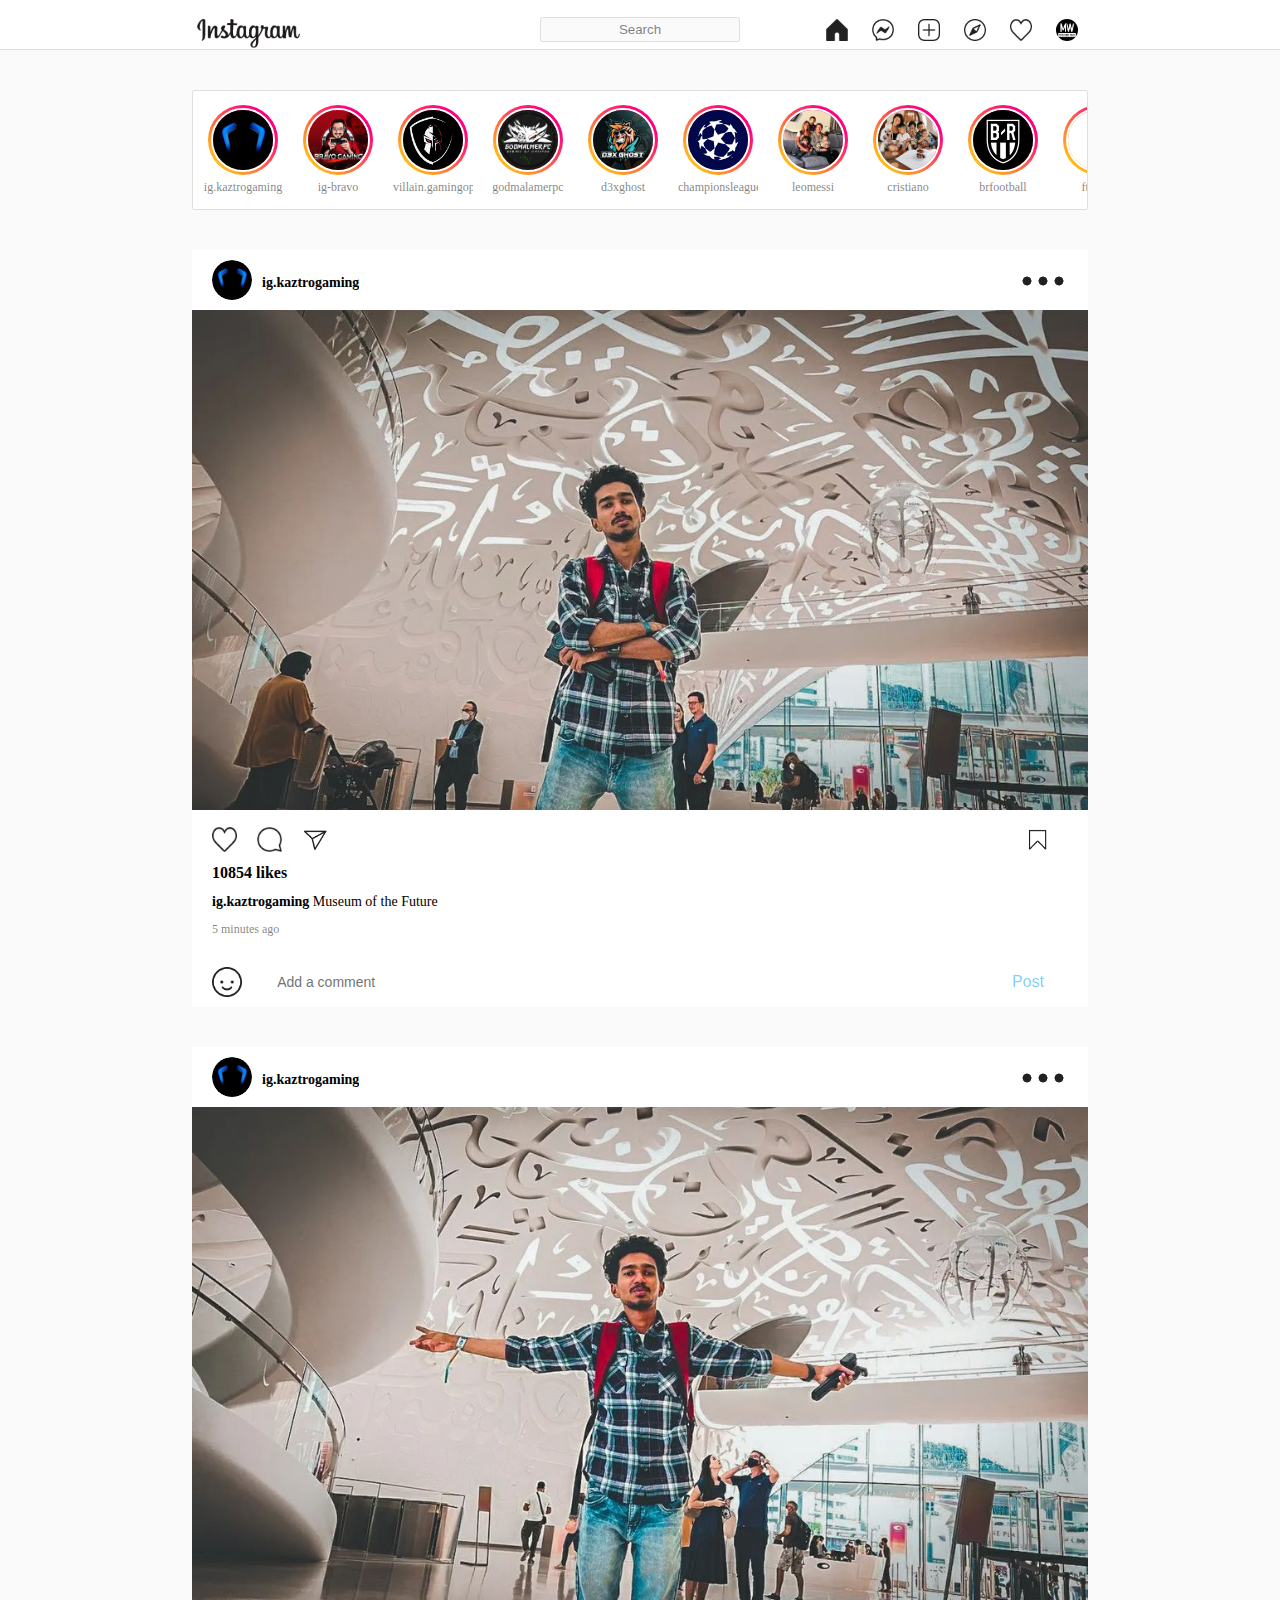
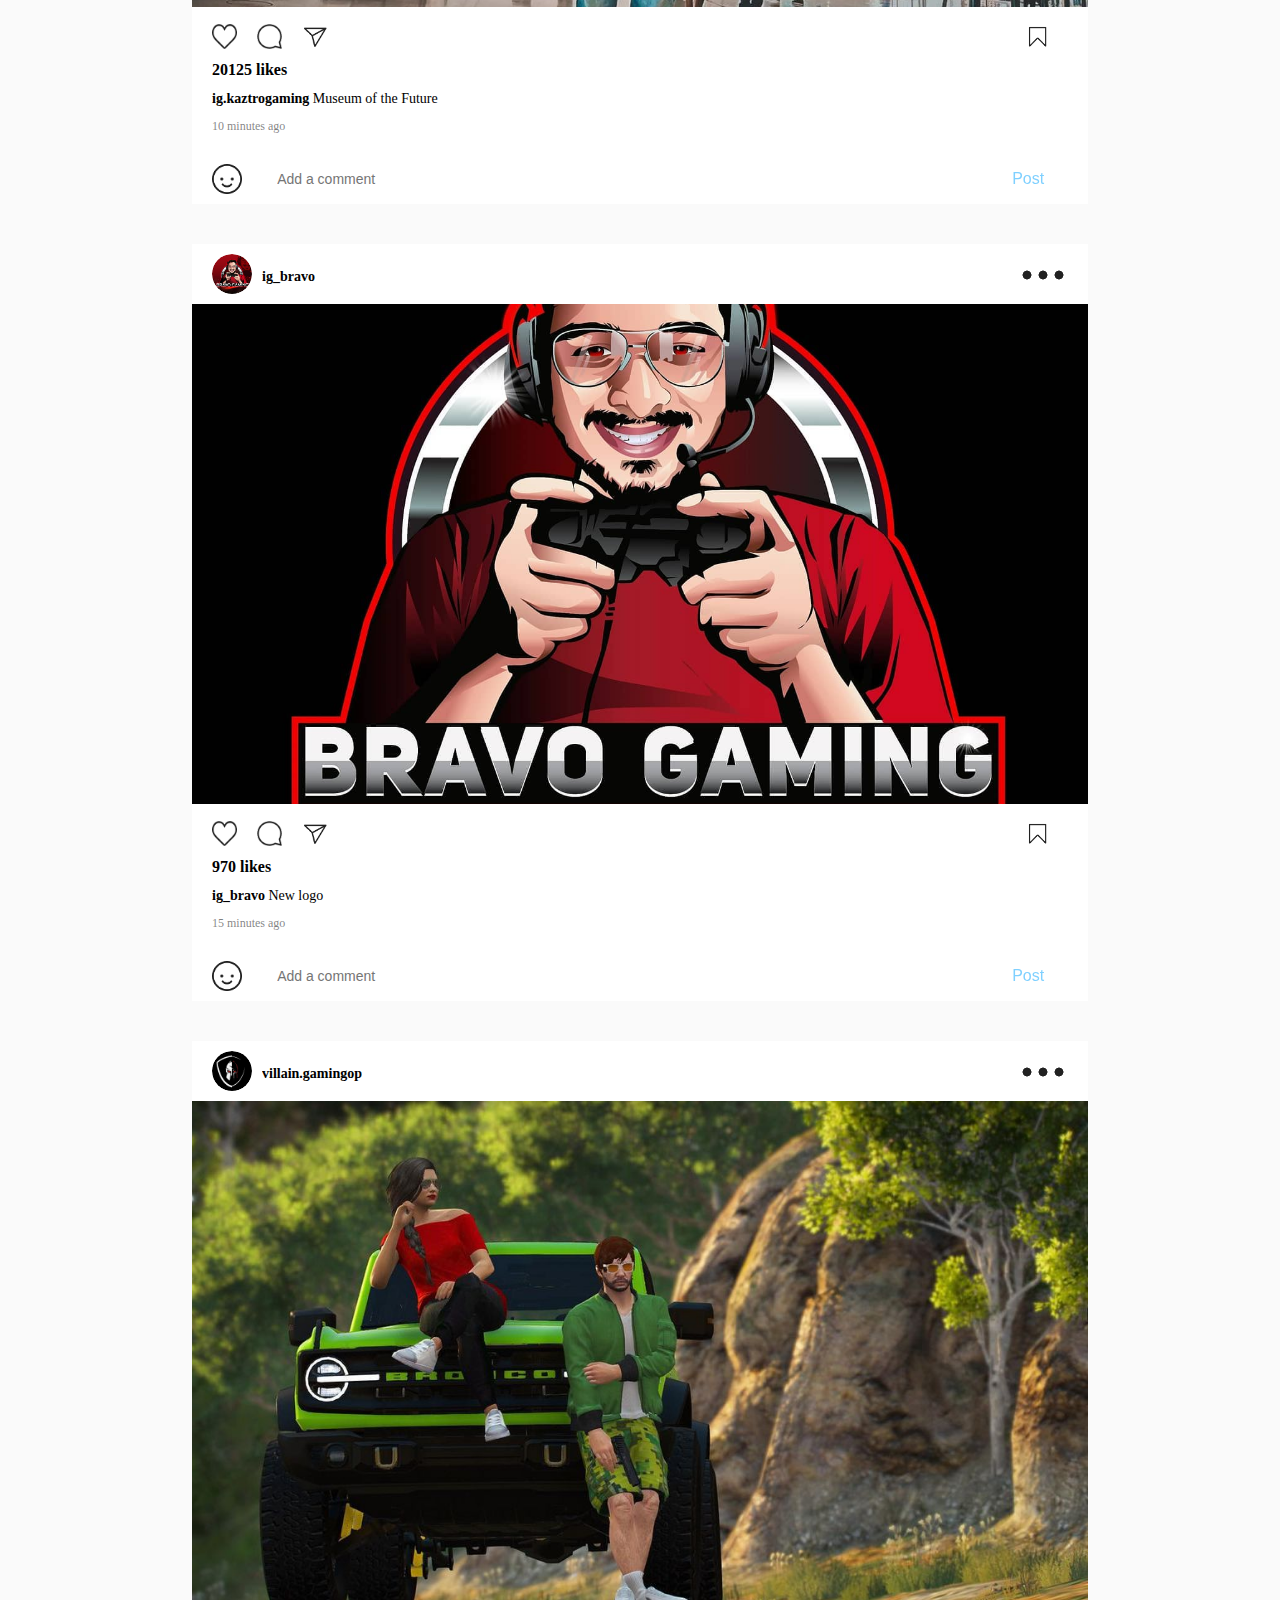
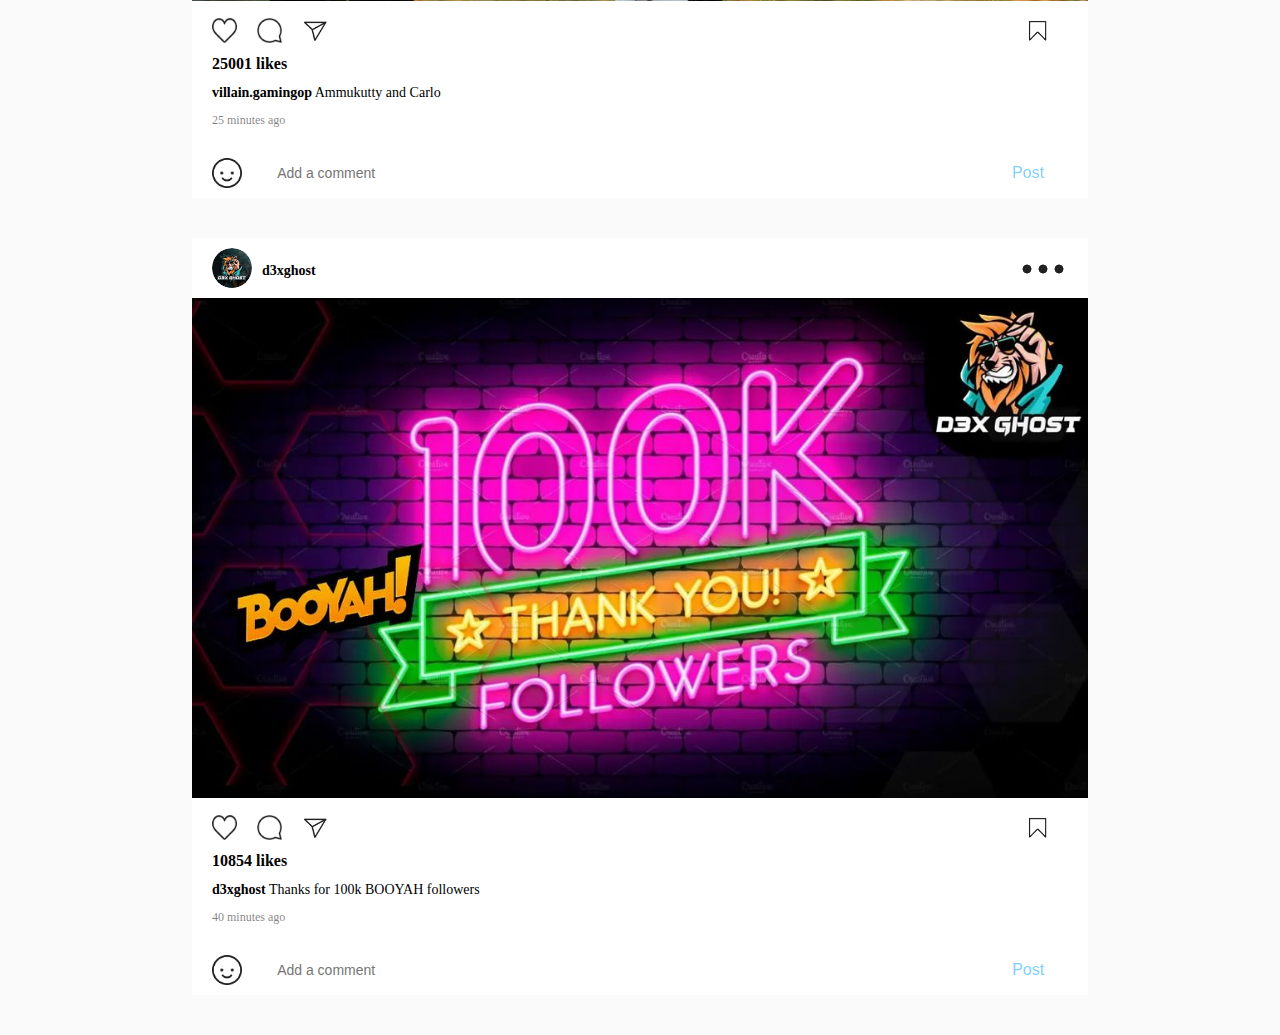
<file: index.html>
<!DOCTYPE html>
<html lang="en">

<head>
    <meta charset="UTF-8">
    <meta http-equiv="X-UA-Compatible" content="IE=edge">
    <meta name="viewport" content="width=device-width, initial-scale=1.0">
    <title>Instagram</title>
    <link rel="stylesheet" href="instagram.css ">
</head>

<body>
    <nav class="navbar">
        <div class="nav-wrap">
            <img class="logo" src="insta logo.PNG" alt="insta-img">
            <input class="searchbox" type="text" placeholder="search">
            <div class="navitems">
                <img src="home.PNG" class="icons" alt="">
                <img src="messenger.PNG" class="icons" alt="">
                <img src="add.PNG" class="icons" alt="">
                <img src="explore.PNG" class="icons" alt="">
                <img src="like.PNG" class="icons" alt="">
                <div class="icons userprofile">

                </div>
            </div>
        </div>

    </nav>
    <selection class="main">
        <div class="wrapper">
            <div class="leftcol">
                <div class="status">
                    <div class="statuscard">
                        <div class="profilepic"><img src="kaztroprofile.jpg" alt=""></div>
                        <p class="username">ig.kaztrogaming</p>
                    </div>
                    <div class="statuscard">
                        <div class="profilepic"><img src="bravo profile.jpg" alt=""></div>
                        <p class="username">ig-bravo</p>
                    </div>
                    <div class="statuscard">
                        <div class="profilepic"><img src="villan prof.jpg" alt=""></div>
                        <p class="username">villain.gamingop</p>
                    </div>
                    <div class="statuscard">
                        <div class="profilepic"><img src="godmalmerpc profile.jpg" alt=""></div>
                        <p class="username">godmalamerpc</p>
                    </div>
                    <div class="statuscard">
                        <div class="profilepic"><img src="d3xghost_I_profile.jpg" alt=""></div>
                        <p class="username">d3xghost</p>
                    </div>
                    <div class="statuscard">
                        <div class="profilepic"><img src="cl profile.jpg" alt=""></div>
                        <p class="username">championsleague</p>
                    </div>
                    <div class="statuscard">
                        <div class="profilepic"><img src="messiprofile.jpg" alt=""></div>
                        <p class="username">leomessi</p>
                    </div>
                    <div class="statuscard">
                        <div class="profilepic"><img src="cr7profile.jpg" alt=""></div>
                        <p class="username">cristiano</p>
                    </div>
                    <div class="statuscard">
                        <div class="profilepic"><img src="brfprofile.jpg" alt=""></div>
                        <p class="username">brfootball</p>
                    </div>
                    <div class="statuscard">
                        <div class="profilepic"><img src="ftprofile.jpg" alt=""></div>
                        <p class="username">ft.guys</p>
                    </div>
                    <div class="statuscard">
                        <div class="profilepic"><img src="ftprofile.jpg" alt=""></div>
                        <p class="username">ft.guys</p>
                    </div>
                </div>
                <div class="post">
                    <div class="info">
                        <div class="user">
                            <div class="profilepic"><img src="kaztroprofile.jpg" alt=""></div>
                            <p class="username"> ig.kaztrogaming </p>
                        </div>
                        <img src="option.PNG" class="options" alt="">
                    </div>
                    <img src="kaztro post.webp" class="post-image" alt="">
                    <div class="post-content">
                        <div class="reaction-wrapper">
                            <img src="like.PNG" class="icon" alt="">
                            <img src="comment.PNG" class="icon" alt="">
                            <img src="send.PNG" class="icon" alt="">
                            <img src="save.PNG" class="save icon" alt="">
                        </div>
                        <p class="likes">10854 likes</p>
                        <p class="description"><span>ig.kaztrogaming</span> Museum of the Future</p>
                        <p class="post-time">5 minutes ago</p>
                    </div>
                    <div class="comment-wrapper">
                        <img src="smile.PNG" class="icon" alt="">
                        <input type="text" class="comment-box" placeholder="Add a comment">
                        <button class="comment-button">post</button>

                    </div>
                </div>
                <div class="post">
                    <div class="info">
                        <div class="user">
                            <div class="profilepic"><img src="kaztroprofile.jpg" alt=""></div>
                            <p class="username"> ig.kaztrogaming</p>
                        </div>
                        <img src="option.PNG" class="options" alt="">
                    </div>
                    <img src="kaztro2.webp" class="post-image" alt="">
                    <div class="post-content">
                        <div class="reaction-wrapper">
                            <img src="like.PNG" class="icon" alt="">
                            <img src="comment.PNG" class="icon" alt="">
                            <img src="send.PNG" class="icon" alt="">
                            <img src="save.PNG" class="save icon" alt="">
                        </div>
                        <p class="likes">20125 likes</p>
                        <p class="description"><span>ig.kaztrogaming</span> Museum of the Future</p>
                        <p class="post-time">10 minutes ago</p>
                    </div>
                    <div class="comment-wrapper">
                        <img src="smile.PNG" class="icon" alt="">
                        <input type="text" class="comment-box" placeholder="Add a comment">
                        <button class="comment-button">post</button>

                    </div>
                </div>
                <div class="post">
                    <div class="info">
                        <div class="user">
                            <div class="profilepic"><img src="bravo profile.jpg" alt=""></div>
                            <p class="username"> ig_bravo </p>
                        </div>
                        <img src="option.PNG" class="options" alt="">
                    </div>
                    <img src="bravopost.jpg" class="post-image" alt="">
                    <div class="post-content">
                        <div class="reaction-wrapper">
                            <img src="like.PNG" class="icon" alt="">
                            <img src="comment.PNG" class="icon" alt="">
                            <img src="send.PNG" class="icon" alt="">
                            <img src="save.PNG" class="save icon" alt="">
                        </div>
                        <p class="likes">970 likes</p>
                        <p class="description"><span>ig_bravo</span> New logo</p>
                        <p class="post-time">15 minutes ago</p>
                    </div>
                    <div class="comment-wrapper">
                        <img src="smile.PNG" class="icon" alt="">
                        <input type="text" class="comment-box" placeholder="Add a comment">
                        <button class="comment-button">post</button>

                    </div>
                </div>
                <div class="post">
                    <div class="info">
                        <div class="user">
                            <div class="profilepic"><img src="villan prof.jpg" alt=""></div>
                            <p class="username"> villain.gamingop </p>
                        </div>
                        <img src="option.PNG" class="options" alt="">
                    </div>
                    <img src="villain post.jpg" class="post-image" alt="">
                    <div class="post-content">
                        <div class="reaction-wrapper">
                            <img src="like.PNG" class="icon" alt="">
                            <img src="comment.PNG" class="icon" alt="">
                            <img src="send.PNG" class="icon" alt="">
                            <img src="save.PNG" class="save icon" alt="">
                        </div>
                        <p class="likes">25001 likes</p>
                        <p class="description"><span>villain.gamingop</span> Ammukutty and Carlo</p>
                        <p class="post-time">25 minutes ago</p>
                    </div>
                    <div class="comment-wrapper">
                        <img src="smile.PNG" class="icon" alt="">
                        <input type="text" class="comment-box" placeholder="Add a comment">
                        <button class="comment-button">post</button>

                    </div>
                </div>
                <div class="post">
                    <div class="info">
                        <div class="user">
                            <div class="profilepic"><img src="d3xghost_I_profile.jpg" alt=""></div>
                            <p class="username"> d3xghost </p>
                        </div>
                        <img src="option.PNG" class="options" alt="">
                    </div>
                    <img src="100k.webp" class="post-image" alt="">
                    <div class="post-content">
                        <div class="reaction-wrapper">
                            <img src="like.PNG" class="icon" alt="">
                            <img src="comment.PNG" class="icon" alt="">
                            <img src="send.PNG" class="icon" alt="">
                            <img src="save.PNG" class="save icon" alt="">
                        </div>
                        <p class="likes">10854 likes</p>
                        <p class="description"><span>d3xghost</span> Thanks for 100k BOOYAH followers</p>
                        <p class="post-time">40 minutes ago</p>
                    </div>
                    <div class="comment-wrapper">
                        <img src="smile.PNG" class="icon" alt="">
                        <input type="text" class="comment-box" placeholder="Add a comment">
                        <button class="comment-button">post</button>

                    </div>
                </div>

            </div>
            
        </div>
    </selection>
</body>

</html>
</file>
<file: instagram.css>
*{
    margin: 0;
    padding: 0;
    box-sizing: border-box;
}
*:focus{
    outline: none;
}
body{
    width: 100%;
    background: #fafafa  ;
    position: relative;
    font-family: - Roboto, sans-serif;
}
.navbar{
    position: fixed;
    top: 0;
    left: 0;
    width: 100%;
    height: 50px;
    background: #fff;
    border-bottom: 1px solid #dfdfdf; 
    display: flex;
    justify-content: center;
    padding: 5px 0;
}
.nav-wrap{
    width: 70%;
    max-width: 1000px;
    height: 100%;
    display: flex;
    justify-content: space-between;
    align-items: center;
    height: 100%;
    margin-top: 5px;
    size: 50px;
    
}
.logo{
     height: 100%;
      margin-top: 5px;
}
.searchbox{
     position: absolute;
     left: 50%;
     transform: translateX(-50%);
     width: 200px;
     height: 25px;
     background: #fafafa;
     border: 1px solid #dfdfdf;
     border-radius: 2px;
     color: rgba(0, 0, 0, 0.5);
     text-align: center;
     text-transform: capitalize;
}
 .searchbox::placeholder{
     color: rgba(0, 0, 0, 0.5);
 }
 .navitems{
     height: 22px;
     position: relative;
 }
 .icons{
     height: 100%;
     cursor: pointer;
     margin: 0 10px;
     display: inline-block;
 }
 .userprofile{
     width: 22px;
     border-radius: 50%;
     background-image: url(profile-pic.png);
     background-size: cover;
 } 
 .main{
      width: 100%;
      padding: 40px 0;
      display: flex;
      justify-content: center;
      margin-top: 50px;
 }
 .wrapper{
     width: 70%;
     max-width: 1000px;
     grid-template-columns: 60% 40%;
     grid-gap: 30px;

 }
 .leftcol{
     display: flex;
     flex-direction: column;
 }
 .status{
     width: 100%;
     height: 120px;
     background: #fff;
     border: 1px solid #dfdfdf;
     border-radius: 2px;
     padding: 10px;
     padding-right: 0;
     display: flex;
     align-items: center;
     overflow: hidden;
     overflow-x: auto;
 }
 .status::-webkit-scrollbar{
     display: none;
 }
 .statuscard{
     flex: 0 0 auto;
     width: 80px;
     max-width: 80px;
     display: flex;
     flex-direction: column;
     align-items: center;
     margin-right: 15px;

 }
 .profilepic{
     width: 70px;
     height: 70px;
     border-radius: 50%;
     overflow: hidden;
     padding: 3px;
     background: linear-gradient(45deg, rgb(255,230,0),rgb(255,0,128)80%);

 }
 .profilepic img{
     width: 100%;
     height: 100%;
     object-fit: cover;
     border-radius: 50%;
     border: 2px solid #fff;
 }
 .username{
     width: 100%;
     overflow: hidden;
     text-align: center;
     font-size: 12px;
     margin-top: 5px;
     color: rgba(0, 0, 0, 0.5);
 }
 .post{
     width: 100%;
     height: auto;
     background: #fff;
     border: #dfdfdf;
     margin-top: 40px;
 }
 .info{
     width: 100%;
     height: 60px;
     display: flex;
     justify-content: space-between;
     align-items: center;
     padding: 0 20px;
 }
 .info .username{
     width: auto;
     font-weight: bold;
     color: #000;
     font-size: 14px;
     margin-left: 10px;

 }
 .info .opttions {
     height: 10px;
     cursor: pointer;

 }
 .info .user{
     display: flex;
     align-items: center;
 }
 .info .profilepic{
     height: 40px;
     width: 40px;
     padding: 0;
     background: none;
 }
 .info .profilepic img{
     border: none;
 }
 .post-image{
     width: 100%;
     height: 500px;
     object-fit: cover;
 }
 .post-content{
     width: 100%;
     padding: 20px;
 }
 .likes{
     font-weight: bold;
 }
 .description{
     margin: 10px 0;
     font-size: 14px;
     line-height: 20px;
 }
 .description span{
     font-weight: bold;
     margin-left: 0px;

 }
 .post-time{
     color:rgba(0, 0, 0, 0.5);
     font-size: 12px;

 }
 .comment-wrapper{
        width: 95%;
        height: 50px;
        border-radius: 1px solid #dfdfdf;
        display: flex;
        justify-content: space-between;
        align-items: center;
        margin-left: 20px;
 }
 .comment-wrapper .icon{
     height: 30px;
    
 }
 .comment-box{
     width: 80%;
     height: 100%;
     border: none; 
     outline: none;
     font-size: 14px;

 }
 .comment-button{

     width: 70px;
    height: 100%;
    background: none;
    border: none;
    outline: none;
    text-transform: capitalize;
    font-size: 16px;
    color: rgb(0,162,255);
    opacity: 0.5 ;
 }
 .reaction-wrapper{
     width: 100%;
     height: 50px;
     display: flex;
     margin-top: -20px;
     align-items: center;
 }
 .reaction-wrapper .icon{
     height: 25px;
     margin: 0;
     margin-right: 20px;
 }
 .reaction-wrapper .icon.save{
     margin-left: auto;
 }
</file>
